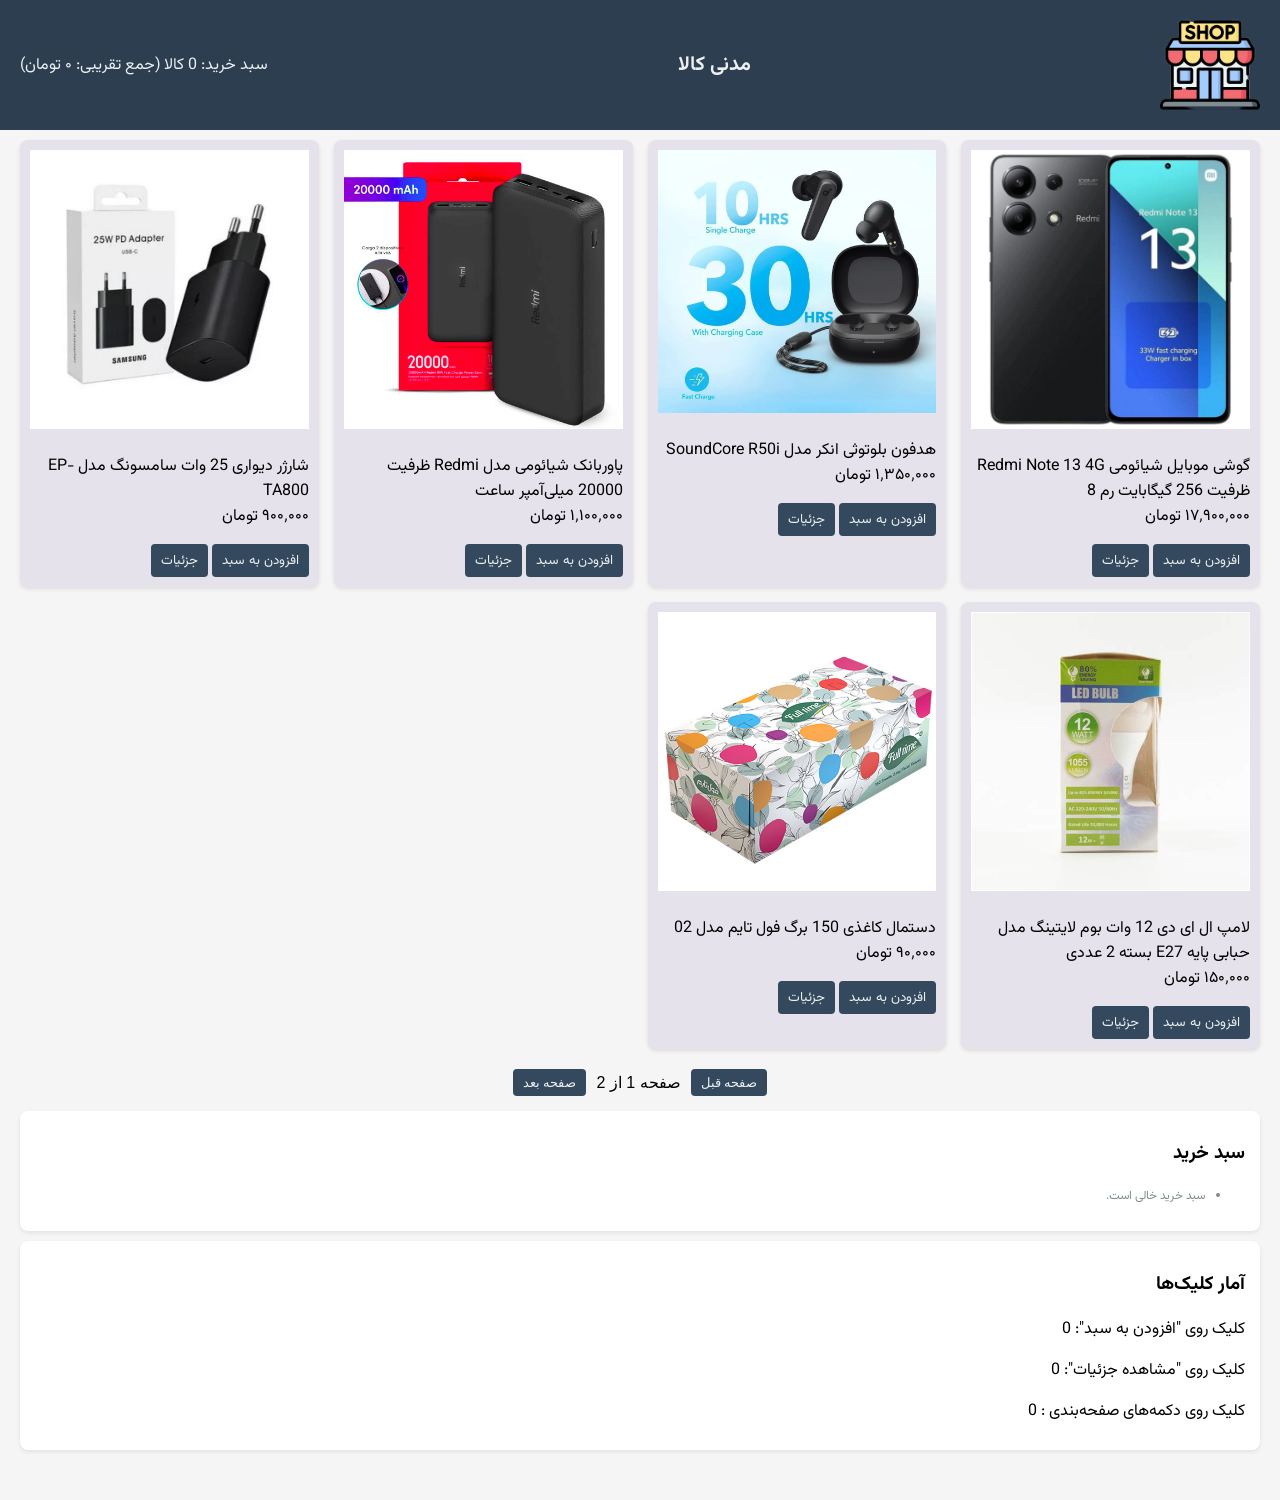
<file: web_programming/assignments/practice_2/index.html>
<!DOCTYPE html>
<html lang="fa">
<head>
  <meta charset="UTF-8" />
  <link rel="stylesheet" href="styles.css">
  <link href="https://fonts.googleapis.com/css2?family=Vazirmatn:wght@200;300;400;500;600;700&display=swap" rel="stylesheet">
</head>
<body>


<header>
  <img id= "icon-image" src="icon.png" alt="icon" width="100">
  <h1>مدنی کالا</h1>
  <div id="cart-summary">سبد خرید: ۰ کالا</div>
</header>

<div id="discount-banner"></div>

<main>


  <section class="products-container" id="products-container">
    <!-- کارت محصولات این‌جا رندر می‌شود -->
  </section>

  <section class="pagination">
    <button id="btn-prev" class="btn-page">صفحه قبل</button>
    <span id="page-info"></span>
    <button id="btn-next" class="btn-page">صفحه بعد</button>
  </section>

  <section class="cart-panel">
    <h3>سبد خرید</h3>
    <ul id="cart-list"></ul>
  </section>

  <section class="stats-panel">
    <h3>آمار کلیک‌ها</h3>
    <p>کلیک روی "افزودن به سبد": <span id="stat-add">0</span></p>
    <p>کلیک روی "مشاهده جزئیات": <span id="stat-details">0</span></p>
    <p>کلیک روی دکمه‌های صفحه‌بندی : <span id="stat-pageClicks">0</span></p>
  </section>
  
</main>
<script src="app.js"></script>
</body>
</html>
</file>
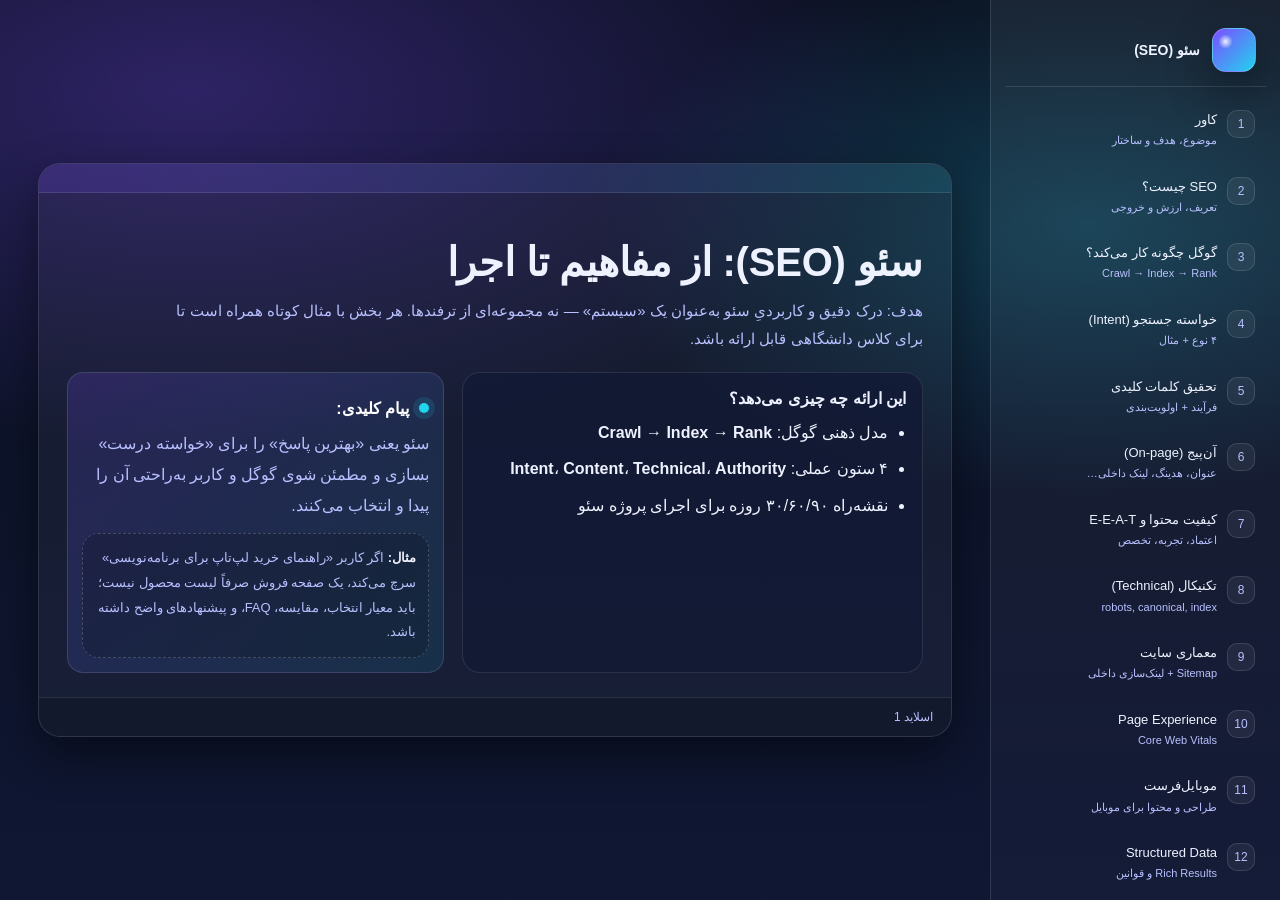
<file: web_programming/presentation/SEO.html>
<!doctype html>
<html lang="fa" dir="rtl">
<head>
  <meta charset="utf-8" />
  <meta name="viewport" content="width=device-width,initial-scale=1" />
  <title>SEO</title>
  <style>
    :root{
      --bg0:#0b1020;
      --bg1:#0f1733;
      --card:#121a35cc;
      --stroke:#ffffff1f;
      --text:#eef2ff;
      --muted:#b8c0ff;
      --accent:#7c4dff;
      --accent2:#22d3ee;
      --good:#34d399;
      --warn:#fbbf24;
      --bad:#fb7185;
      --shadow: 0 18px 45px rgba(0,0,0,.45);
      --radius: 22px;
      --max: 1120px;
      --gap: 18px;
      --font: "Vazirmatn", "IRANSans", "Segoe UI", Tahoma, Arial, sans-serif;
    }

    *{box-sizing:border-box}
    html,body{height:100%}
    body{
      margin:0;
      font-family:var(--font);
      color:var(--text);
      background:
        radial-gradient(1200px 600px at 15% 10%, rgba(124,77,255,.30), transparent 60%),
        radial-gradient(900px 500px at 85% 25%, rgba(34,211,238,.22), transparent 55%),
        linear-gradient(180deg, var(--bg0), var(--bg1));
      overflow:hidden;
    }

    .app{
      height:100%;
      display:grid;
      grid-template-columns: 290px 1fr;
    }

    .toc{
      border-left:1px solid var(--stroke);
      background: linear-gradient(180deg, rgba(255,255,255,.06), rgba(255,255,255,.02));
      padding:18px 14px;
      overflow:auto;
    }
    .brand{
      display:flex; gap:12px; align-items:center;
      padding:10px 10px 14px;
      border-bottom:1px solid var(--stroke);
      margin-bottom:12px;
    }
    .logo{
      width:44px;height:44px;border-radius:14px;
      background:
        radial-gradient(12px 12px at 30% 30%, rgba(255,255,255,.9), transparent 60%),
        linear-gradient(135deg, var(--accent), var(--accent2));
      box-shadow: var(--shadow);
      border:1px solid rgba(255,255,255,.18);
    }
    .brand h1{
      font-size:14px; margin:0;
      line-height:1.35;
    }
    .brand p{
      margin:2px 0 0;
      font-size:12px;
      color:var(--muted);
    }

    .toc .hint{
      font-size:12px; color:var(--muted);
      padding:10px 10px 0;
      line-height:1.7;
    }

    .toc a{
      display:flex;
      gap:10px;
      align-items:flex-start;
      text-decoration:none;
      color:var(--text);
      padding:10px 10px;
      border-radius:14px;
      border:1px solid transparent;
      transition:.15s ease;
      margin:6px 0;
    }
    .toc a:hover{
      background: rgba(255,255,255,.06);
      border-color: rgba(255,255,255,.10);
    }
    .toc .n{
      width:28px; height:28px;
      display:grid; place-items:center;
      border-radius:10px;
      background: rgba(255,255,255,.06);
      border:1px solid rgba(255,255,255,.12);
      color:var(--muted);
      font-size:12px;
      flex:0 0 auto;
    }
    .toc .t{
      font-size:13px; line-height:1.55;
    }
    .toc .t small{
      display:block;
      color:var(--muted);
      font-size:11px;
      margin-top:2px;
      line-height:1.5;
    }

    /* Deck */
    .deck{
      height:100%;
      overflow:auto;
      scroll-snap-type:y mandatory;
      scroll-behavior:smooth;
    }

    .slide{
      min-height:100vh;
      scroll-snap-align:start;
      padding:42px 38px;
      display:grid;
      place-items:center;
      counter-increment: slide;
    }

    .frame{
      width:min(var(--max), 100%);
      background: rgba(255,255,255,.04);
      border:1px solid rgba(255,255,255,.10);
      border-radius: var(--radius);
      box-shadow: var(--shadow);
      overflow:hidden;
      position:relative;
    }

    .topbar{
      padding:14px 18px;
      display:flex;
      align-items:center;
      justify-content:space-between;
      gap:14px;
      border-bottom:1px solid rgba(255,255,255,.10);
      background: linear-gradient(90deg, rgba(124,77,255,.18), rgba(34,211,238,.10));
    }
    .kicker{
      display:flex; align-items:center; gap:10px;
      color:var(--muted);
      font-size:12px;
    }
    .pill{
      font-size:12px;
      padding:6px 10px;
      border-radius:999px;
      border:1px solid rgba(255,255,255,.14);
      background: rgba(0,0,0,.18);
      color: var(--text);
    }
    .pill.accent{ border-color: rgba(124,77,255,.45); }
    .pill.cyan{ border-color: rgba(34,211,238,.45); }

    .content{
      padding:26px 26px 18px;
    }

    h2{
      margin:0 0 10px;
      font-size:30px;
      letter-spacing:-.2px;
      line-height:1.25;
    }
    .subtitle{
      margin:0 0 18px;
      color:var(--muted);
      font-size:14px;
      line-height:1.9;
      max-width: 90ch;
    }

    .grid{
      display:grid;
      gap: var(--gap);
    }
    .g2{ grid-template-columns: 1.05fr .95fr; }
    .g3{ grid-template-columns: repeat(3, 1fr); }
    @media (max-width: 980px){
      .app{grid-template-columns: 1fr;}
      .toc{display:none}
      .slide{padding:20px 14px}
      h2{font-size:26px}
      .g2,.g3{grid-template-columns:1fr}
    }

    .card{
      background: var(--card);
      border:1px solid rgba(255,255,255,.10);
      border-radius: 18px;
      padding:16px 16px;
    }
    .card h3{
      margin:0 0 8px;
      font-size:16px;
    }
    .card p{
      margin:0;
      color: var(--muted);
      line-height:1.9;
      font-size:13px;
    }

    ul{
      margin:10px 0 0;
      padding:0 18px 0 0;
      color: var(--text);
    }
    li{ line-height:1.9; margin:6px 0; }
    .muted{ color: var(--muted); }

    .callout{
      border-radius:16px;
      padding:14px 14px;
      border:1px solid rgba(255,255,255,.12);
      background: linear-gradient(135deg, rgba(124,77,255,.18), rgba(34,211,238,.10));
    }
    .callout strong{ color:#fff; }

    .tagrow{ display:flex; flex-wrap:wrap; gap:8px; margin-top:10px;}
    .tag{
      padding:6px 10px;
      border-radius:999px;
      font-size:12px;
      border:1px solid rgba(255,255,255,.14);
      background: rgba(255,255,255,.06);
      color: var(--muted);
    }
    .tag.good{ border-color: rgba(52,211,153,.35); color:#d1fae5; }
    .tag.warn{ border-color: rgba(251,191,36,.35); color:#fef3c7; }
    .tag.bad{ border-color: rgba(251,113,133,.35); color:#ffe4e6; }

    .example{
      margin-top:12px;
      border-radius:16px;
      border:1px dashed rgba(255,255,255,.18);
      background: rgba(0,0,0,.16);
      padding:12px 12px;
      color: var(--muted);
      font-size:13px;
      line-height:1.9;
    }
    .example b{ color: var(--text); }

    .mini{
      display:grid;
      gap:10px;
    }
    .kv{
      display:flex;
      justify-content:space-between;
      align-items:center;
      gap:12px;
      padding:10px 12px;
      border-radius:14px;
      border:1px solid rgba(255,255,255,.10);
      background: rgba(255,255,255,.05);
      font-size:13px;
      color: var(--muted);
    }
    .kv span{ color: var(--text); }

    .footer{
      display:flex;
      align-items:center;
      justify-content:space-between;
      gap:12px;
      padding:12px 18px;
      border-top:1px solid rgba(255,255,255,.10);
      background: rgba(0,0,0,.18);
      color: var(--muted);
      font-size:12px;
    }
    .slide-no::before{ content:"اسلاید "; }
    .slide-no::after{ content: counter(slide); }
    .ref{
      color: #c7d2fe;
      font-weight:600;
    }

    .cover .content{
      padding:44px 28px 24px;
      text-align:right;
    }
    .cover h2{
      font-size:40px;
      margin-bottom:10px;
    }
    .cover .subtitle{ font-size:15px; }
    .cover .hero{
      display:grid;
      grid-template-columns: 1.1fr .9fr;
      gap: var(--gap);
      margin-top:14px;
      align-items:stretch;
    }
    .cover .badge{
      display:inline-flex;
      gap:10px;
      align-items:center;
      margin-top:12px;
    }
    .dot{
      width:10px;height:10px;border-radius:50%;
      background: var(--accent2);
      box-shadow: 0 0 0 6px rgba(34,211,238,.12);
    }

    @media print{
      body{ overflow:visible; background:#fff; color:#111; }
      .app{ grid-template-columns:1fr; }
      .toc{ display:none; }
      .deck{ overflow:visible; }
      .slide{ min-height:auto; page-break-after:always; padding:0; }
      .frame{ box-shadow:none; border:1px solid #ddd; }
      .topbar,.footer{ background:#f7f7f7; color:#333; }
      .card,.callout,.example,.kv{ background:#fff; color:#222; border-color:#ddd; }
      .subtitle,.muted{ color:#444; }
    }
  </style>
</head>

<body>
  <div class="app">
    <aside class="toc" aria-label="فهرست اسلایدها">
      <div class="brand">
        <div class="logo" aria-hidden="true"></div>
        <div>
          <h1>سئو (SEO)</h1>
        </div>
      </div>

      <a href="#s1"><div class="n">1</div><div class="t">کاور <small>موضوع، هدف و ساختار</small></div></a>
      <a href="#s2"><div class="n">2</div><div class="t">SEO چیست؟ <small>تعریف، ارزش و خروجی</small></div></a>
      <a href="#s3"><div class="n">3</div><div class="t">گوگل چگونه کار می‌کند؟ <small>Crawl → Index → Rank</small></div></a>
      <a href="#s4"><div class="n">4</div><div class="t">خواسته جستجو (Intent) <small>۴ نوع + مثال</small></div></a>
      <a href="#s5"><div class="n">5</div><div class="t">تحقیق کلمات کلیدی <small>فرآیند + اولویت‌بندی</small></div></a>
      <a href="#s6"><div class="n">6</div><div class="t">آن‌پیج (On-page) <small>عنوان، هدینگ، لینک داخلی…</small></div></a>
      <a href="#s7"><div class="n">7</div><div class="t">کیفیت محتوا و E-E-A-T <small>اعتماد، تجربه، تخصص</small></div></a>
      <a href="#s8"><div class="n">8</div><div class="t">تکنیکال (Technical) <small>robots, canonical, index</small></div></a>
      <a href="#s9"><div class="n">9</div><div class="t">معماری سایت <small>Sitemap + لینک‌سازی داخلی</small></div></a>
      <a href="#s10"><div class="n">10</div><div class="t">Page Experience <small>Core Web Vitals</small></div></a>
      <a href="#s11"><div class="n">11</div><div class="t">موبایل‌فرست <small>طراحی و محتوا برای موبایل</small></div></a>
      <a href="#s12"><div class="n">12</div><div class="t">Structured Data <small>Rich Results و قوانین</small></div></a>
      <a href="#s13"><div class="n">13</div><div class="t">آف‌پیج و لینک‌سازی <small>کیفیت لینک + ریسک‌ها</small></div></a>
      <a href="#s14"><div class="n">14</div><div class="t">سئوی محلی (Local) <small>برای کسب‌وکارهای لوکال</small></div></a>
      <a href="#s15"><div class="n">15</div><div class="t">اندازه‌گیری و KPI <small>GSC/GA4 و شاخص‌ها</small></div></a>
      <a href="#s16"><div class="n">16</div><div class="t">نقشه‌راه اجرا <small>۳۰/۶۰/۹۰ روز</small></div></a>
      <a href="#s17"><div class="n">17</div><div class="t">اشتباهات رایج <small>مایت‌ها و ضدالگوها</small></div></a>
      <a href="#s18"><div class="n">18</div><div class="t">مینی کیس‌ <small>از مسئله تا نتیجه</small></div></a>
      <a href="#s19"><div class="n">19</div><div class="t">جمع‌بندی <small>چک‌لیست ذهنی</small></div></a>
      <a href="#s20"><div class="n">20</div><div class="t">منابع <small>ارجاع‌های معتبر</small></div></a>
    </aside>

    <main class="deck" aria-label="اسلایدها">

      <section class="slide" id="s1">
        <article class="frame cover">
          <div class="topbar">
            <div class="kicker">
            </div>
          </div>

          <div class="content">
            <h2>سئو (SEO): از مفاهیم تا اجرا</h2>
            <p class="subtitle">
              هدف: درک دقیق و کاربردیِ سئو به‌عنوان یک «سیستم» — نه مجموعه‌ای از ترفندها.
              هر بخش با مثال کوتاه همراه است تا برای کلاس دانشگاهی قابل ارائه باشد.
            </p>

            <div class="cover hero">
              <div class="card">
                <h3>این ارائه چه چیزی می‌دهد؟</h3>
                <ul>
                  <li>مدل ذهنی گوگل: <b>Crawl → Index → Rank</b></li>
                  <li>۴ ستون عملی: <b>Intent</b>، <b>Content</b>، <b>Technical</b>، <b>Authority</b></li>
                  <li>نقشه‌راه ۳۰/۶۰/۹۰ روزه برای اجرای پروژه سئو</li>
                </ul>
              </div>

              <div class="callout">
                <div class="badge"><span class="dot"></span><strong>پیام کلیدی:</strong></div>
                <p style="margin:10px 0 0; line-height:1.95; color:var(--muted);">
                  سئو یعنی «بهترین پاسخ» را برای «خواسته درست» بسازی و مطمئن شوی گوگل و کاربر
                  به‌راحتی آن را پیدا و انتخاب می‌کنند.
                </p>
                <div class="example">
                  <b>مثال:</b> اگر کاربر «راهنمای خرید لپ‌تاپ برای برنامه‌نویسی» سرچ می‌کند،
                  یک صفحه فروش صرفاً لیست محصول نیست؛ باید معیار انتخاب، مقایسه، FAQ، و پیشنهادهای واضح داشته باشد.
                </div>
              </div>
            </div>
          </div>

          <div class="footer">
            <span class="slide-no"></span>
          </div>
        </article>
      </section>

      <section class="slide" id="s2">
        <article class="frame">
          <div class="topbar">
            <div class="kicker"><span class="pill accent">مفهوم</span><span class="pill">پایه‌ها</span></div>
            <div class="kicker">SEO چیست؟ <span class="ref"> </span></div>
          </div>

          <div class="content">
            <h2>SEO چیست و چرا اهمیت دارد؟</h2>
            <p class="subtitle">
              SEO یا «بهینه‌سازی برای موتور جستجو» یعنی کمک کنیم موتور جستجو محتوای ما را
              <b>درست بفهمد</b> و به کاربران <b>مناسب</b> نشان بدهد. خروجی خوب سئو معمولاً
              ترافیک هدفمند، اعتماد، و رشد پایدار است. <span class="ref"> </span>
            </p>

            <div class="grid g2">
              <div class="card">
                <h3>سه خروجی اصلی سئو</h3>
                <ul>
                  <li><b>Discoverability</b>: گوگل بتواند صفحه را پیدا و بخزد.</li>
                  <li><b>Relevance</b>: صفحه به خواسته جستجو واقعاً پاسخ بدهد.</li>
                  <li><b>Preference</b>: کاربر در SERP شما را انتخاب کند (CTR) و رضایت بگیرد.</li>
                </ul>
                <div class="example">
                  <b>مثال:</b> دو سایت هر دو «آموزش پایتون» دارند. سایتی که ساختار بهتر، مثال‌های واقعی،
                  سرعت مناسب و عنوان واضح‌تر دارد معمولاً کلیک و ماندگاری بیشتری می‌گیرد.
                </div>
              </div>

              <div class="card">
                <h3>SEO در یک جمله مدیریتی</h3>
                <p>
                  تبلیغات = «خرید ترافیک» (سریع، وابسته به بودجه)<br/>
                  سئو = «ساخت دارایی» (کندتر، پایدارتر)
                </p>
                <div class="mini" style="margin-top:12px">
                  <div class="kv"><span>زمان اثرگذاری</span><b class="muted">هفته‌ها تا ماه‌ها</b></div>
                  <div class="kv"><span>ریسک کلیدی</span><b class="muted">کیفیت/فنی/رقابت</b></div>
                  <div class="kv"><span>مزیت کلیدی</span><b class="muted">پایداری و اعتماد</b></div>
                </div>
              </div>
            </div>
          </div>

          <div class="footer">
            <span>کلیدواژه‌ها: Crawl, Index, Rank, SERP</span>
            <span class="slide-no"></span>
          </div>
        </article>
      </section>
      <section class="slide" id="s3">
        <article class="frame">
          <div class="topbar">
            <div class="kicker"><span class="pill accent">موتور جستجو</span><span class="pill">مدل</span></div>
            <div class="kicker">How Search Works <span class="ref"> </span></div>
          </div>

          <div class="content">
            <h2>گوگل چگونه یک صفحه را به نتیجه تبدیل می‌کند؟</h2>
            <p class="subtitle">
              یک مدل ساده و کاربردی: <b>Crawl → Index → Rank</b>.
              اگر یکی از این سه مرحله مشکل داشته باشد، رتبه‌گیری سخت یا غیرممکن می‌شود. <span class="ref"> </span>
            </p>

            <div class="grid g3">
              <div class="card">
                <h3>1) Crawl (خزیدن)</h3>
                <p>ربات‌ها لینک‌ها را دنبال می‌کنند و صفحات را می‌خوانند.</p>
                <div class="example">
                  <b>مثال:</b> اگر صفحه فقط پشت یک فرم/لاگین باشد یا لینک داخلی ندارد، ممکن است اصلاً خوب خزیده نشود.
                </div>
              </div>
              <div class="card">
                <h3>2) Index (ایندکس)</h3>
                <p>گوگل تصمیم می‌گیرد صفحه را در پایگاه داده‌اش نگه دارد یا نه.</p>
                <div class="example">
                  <b>مثال:</b> صفحات تکراری یا کم‌کیفیت ممکن است ایندکس نشوند یا نسخه کاننیکال دیگری انتخاب شود. <span class="ref"> </span>
                </div>
              </div>
              <div class="card">
                <h3>3) Rank (رتبه‌بندی)</h3>
                <p>برای هر Query، بهترین پاسخ‌ها انتخاب و مرتب می‌شوند.</p>
                <div class="example">
                  <b>مثال:</b> برای «خرید …» معمولاً صفحات محصول/دسته می‌آیند؛ برای «چگونه …» راهنما و آموزش.
                </div>
              </div>
            </div>

            <div class="callout" style="margin-top:16px">
              <strong>نکته امتحانی:</strong>
              «سئو فقط رتبه نیست.» اول باید مطمئن شوی صفحات <b>قابل خزیدن و قابل ایندکس</b> هستند، بعد سراغ بهبود رتبه بروی.
            </div>
          </div>

          <div class="footer">
            <span>نکته: مشکلات Crawl/Index اغلب با Search Console قابل مشاهده‌اند.</span>
            <span class="slide-no"></span>
          </div>
        </article>
      </section>
      <section class="slide" id="s4">
        <article class="frame">
          <div class="topbar">
            <div class="kicker"><span class="pill accent">Intent</span><span class="pill">اصلی‌ترین فیلتر</span></div>
            <div class="kicker">Search Intent <span class="ref"> </span></div>
          </div>

          <div class="content">
            <h2>خواسته جستجو (Search Intent): قبل از هر چیز</h2>
            <p class="subtitle">
              گوگل تلاش می‌کند نتیجه‌ای نشان دهد که با «خواسته کاربر» سازگار باشد.
              اگر صفحه مقصد با خواسته جور نباشد، حتی با لینک و تکنیکال هم سقف رشد دارد.
            </p>

            <div class="grid g2">
              <div class="card">
                <h3>۴ نوع رایج خواسته</h3>
                <ul>
                  <li><b>Informational</b>: یادگیری/پاسخ (راهنما، مقاله)</li>
                  <li><b>Navigational</b>: رسیدن به یک سایت/برند (صفحه رسمی)</li>
                  <li><b>Commercial Investigation</b>: مقایسه/انتخاب (بهترین‌ها، بررسی)</li>
                  <li><b>Transactional</b>: اقدام/خرید (محصول/خدمت/ثبت‌نام)</li>
                </ul>
              </div>

              <div class="card">
                <h3>مثال سریع (هم‌خوانی Intent و Page Type)</h3>
                <div class="example">
                  <b>Query:</b> «بهترین گوشی تا ۱۵ میلیون» → <b>صفحه مناسب:</b> مقایسه + معیارها + پیشنهادها<br/>
                  <b>Query:</b> «خرید گوشی سامسونگ A54» → <b>صفحه مناسب:</b> محصول/دسته + قیمت + موجودی<br/>
                  <b>Query:</b> «چطور باتری گوشی را سالم نگه داریم» → <b>صفحه مناسب:</b> آموزش + مراحل + FAQ
                </div>
                <div class="tagrow">
                  <span class="tag good">Intent درست = رضایت بیشتر</span>
                  <span class="tag warn">Intent غلط = پرش بالا</span>
                </div>
              </div>
            </div>
          </div>

          <div class="footer">
            <span>تمرین کلاسی: برای ۱۰ Query، نوع Intent و صفحه مقصد را تعیین کنید.</span>
            <span class="slide-no"></span>
          </div>
        </article>
      </section>

      <section class="slide" id="s5">
        <article class="frame">
          <div class="topbar">
            <div class="kicker"><span class="pill accent">Keyword Research</span><span class="pill">فرآیند</span></div>
            <div class="kicker">از «کلمه» تا «موضوع» <span class="ref"> </span></div>
          </div>

          <div class="content">
            <h2>تحقیق کلمات کلیدی: از Seed تا خوشه موضوعی</h2>
            <p class="subtitle">
              هدف تحقیق کلمات کلیدی، ساختن یک <b>نقشه موضوعی</b> است: چه چیزهایی را باید پوشش دهیم، با چه اولویتی،
              و هر موضوع به چه صفحه‌ای ختم می‌شود.
            </p>

            <div class="grid g2">
              <div class="card">
                <h3>فرآیند پیشنهادی (قابل ارائه در دانشگاه)</h3>
                <ol style="margin:10px 0 0; padding:0 18px 0 0; line-height:1.9;">
                  <li><b>Seed</b>: از محصول/مسئله شروع کن (۳–۱۰ کلمه)</li>
                  <li><b>SERP Check</b>: ببین گوگل چه نوع صفحاتی نشان می‌دهد (Intent)</li>
                  <li><b>Expand</b>: سوال‌ها، لانگ‌تیل‌ها، مترادف‌ها</li>
                  <li><b>Cluster</b>: گروه‌بندی بر اساس موضوع (Topic Cluster)</li>
                  <li><b>Prioritize</b>: ارزش تجاری + سختی رقابت + توان پاسخ‌دهی</li>
                </ol>

                <div class="example">
                  <b>مثال:</b> Seed = «سئو فروشگاه اینترنتی» →
                  خوشه‌ها: «سئو محصول»، «سئو دسته‌بندی»، «اسکیما محصول»، «سرعت فروشگاه»، «لینک‌سازی برای ای‌کامرس».
                </div>
              </div>

              <div class="card">
                <h3>قانون طلایی اولویت‌بندی</h3>
                <div class="mini">
                  <div class="kv"><span>۱) Intent واضح</span><span>→</span><span>صفحه مقصد مشخص</span></div>
                  <div class="kv"><span>۲) توان پاسخ‌دهی</span><span>→</span><span>محتوای کامل‌تر از رقبا</span></div>
                  <div class="kv"><span>۳) ارزش کسب‌وکار</span><span>→</span><span>نزدیکی به تبدیل</span></div>
                </div>
                <div class="callout" style="margin-top:12px">
                  <strong>نکته:</strong> به جای «بیشترین حجم»، دنبال «بهترین تناسب با هدف» باش.
                </div>
              </div>
            </div>
          </div>

          <div class="footer">
            <span>کلمه کلیدی = ورودی تصمیم محتوا، نه فقط یک عدد.</span>
            <span class="slide-no"></span>
          </div>
        </article>
      </section>

      <section class="slide" id="s6">
        <article class="frame">
          <div class="topbar">
            <div class="kicker"><span class="pill accent">On-page</span><span class="pill">قابل کنترل‌ترین بخش</span></div>
            <div class="kicker">Title / Snippet <span class="ref">  </span></div>
          </div>

          <div class="content">
            <h2>آن‌پیج: صفحه باید «قابل فهم» و «قابل انتخاب» باشد</h2>
            <p class="subtitle">
              آن‌پیج یعنی بهینه‌سازی عناصر داخل صفحه: عنوان، توضیحات، ساختار هدینگ‌ها، متن، تصاویر، لینک داخلی، و…
              این بخش هم به فهم گوگل کمک می‌کند، هم به انتخاب کاربر در SERP. <span class="ref">  </span>
            </p>

            <div class="grid g2">
              <div class="card">
                <h3>چک‌لیست کوتاهِ استاندارد</h3>
                <ul>
                  <li><b>Title</b> دقیق، یکتا، هم‌راستا با خواسته (و قابل نمایش) <span class="ref"> </span></li>
                  <li><b>Meta Description</b> خلاصه و قانع‌کننده (برای کمک به اسنیپت) <span class="ref"> </span></li>
                  <li><b>H1/H2</b> برای ساختاردهی و پوشش زیرموضوع‌ها</li>
                  <li><b>پاراگراف اول</b>: پاسخ سریع + وعده‌ی ادامه</li>
                  <li><b>لینک داخلی</b>: هدایت کاربر و پخش اعتبار به صفحات مهم</li>
                  <li><b>تصویر</b>: ALT توصیفی + حجم بهینه</li>
                </ul>
              </div>

              <div class="card">
                <h3>مثال: قبل/بعد عنوان و توضیحات</h3>
                <div class="example">
                  <b>قبل:</b> «صفحه ۱۲۳» — «به سایت ما خوش آمدید…»<br/>
                  <b>بعد:</b> «راهنمای خرید لپ‌تاپ برای برنامه‌نویسی (۱۴۰۵) + ۷ معیار انتخاب»<br/>
                  <span class="muted">توضیحات:</span> «CPU/رم/باتری/نمایشگر را با مثال واقعی بررسی کردیم؛ ۵ مدل پیشنهادی در بازه‌های قیمت مختلف.»
                </div>
              </div>
            </div>
          </div>

          <div class="footer">
            <span>هدف آن‌پیج: فهم بهتر + CTR بهتر + تجربه بهتر.</span>
            <span class="slide-no"></span>
          </div>
        </article>
      </section>

      <section class="slide" id="s7">
        <article class="frame">
          <div class="topbar">
            <div class="kicker"><span class="pill accent">Quality</span><span class="pill">اعتماد</span></div>
            <div class="kicker">E-E-A-T <span class="ref"> </span></div>
          </div>

          <div class="content">
            <h2>کیفیت محتوا و E-E-A-T: چرا «اعتماد» مهم است؟</h2>
            <p class="subtitle">
              در ارزیابی کیفیت نتایج، معیارهایی مثل Experience/Expertise/Authoritativeness/Trust مطرح می‌شوند،
              مخصوصاً برای موضوعات حساس (پول، سلامت، حقوق…). <span class="ref"> </span>
            </p>

            <div class="grid g2">
              <div class="card">
                <h3>E-E-A-T را عملی کنیم</h3>
                <ul>
                  <li><b>Experience</b>: تجربه واقعی، عکس/اسکرین/نمونه‌کار</li>
                  <li><b>Expertise</b>: تخصص و دقت علمی، تعریف‌ها و محدودیت‌ها</li>
                  <li><b>Authoritativeness</b>: اشاره/ارجاع دیگران، برند منشن</li>
                  <li><b>Trust</b>: شفافیت، منبع‌دهی، تماس، سیاست‌ها، امخواسته</li>
                </ul>
                <div class="example">
                  <b>مثال:</b> مقاله «رژیم…» بدون نویسنده/منبع → اعتماد پایین.
                  همان مقاله با نویسنده متخصص، منابع علمی، تاریخ به‌روزرسانی و هشدارها → اعتماد بالاتر.
                </div>
              </div>

              <div class="card">
                <h3>یک ضدالگو (برای نمره منفی!)</h3>
                <div class="callout">
                  <strong>“محتوای حجیم ولی بی‌ارزش”</strong>
                  <p style="margin:8px 0 0; color:var(--muted); line-height:1.9;">
                    اگر فقط کلمه اضافه کنیم، بدون اینکه سوال‌های واقعی کاربر را جواب دهیم، نتیجه معمولاً:
                    پرش بالا، لینک نگرفتن، و رشد سخت‌تر است.
                  </p>
                </div>
              </div>
            </div>
          </div>

          <div class="footer">
            <span>کیفیت = پاسخ درست + اعتماد + شفافیت</span>
            <span class="slide-no"></span>
          </div>
        </article>
      </section>

      <section class="slide" id="s8">
        <article class="frame">
          <div class="topbar">
            <div class="kicker"><span class="pill accent">Technical SEO</span><span class="pill">زیرساخت</span></div>
            <div class="kicker">robots / canonical <span class="ref">  </span></div>
          </div>

          <div class="content">
            <h2>تکنیکال سئو: Crawl/Index را سالم نگه داریم</h2>
            <p class="subtitle">
              تکنیکال یعنی کاری کنیم گوگل (و کاربر) بدون اصطکاک به محتوا برسند:
              کنترل خزیدن، جلوگیری از تکرار، مدیریت ایندکس، و رفع خطاهای مهم. <span class="ref">  </span>
            </p>

            <div class="grid g2">
              <div class="card">
                <h3>سه ابزار/مفهوم حیاتی</h3>
                <ul>
                  <li><b>robots.txt</b>: مدیریت خزیدن (نه ابزار حذف از نتایج!) <span class="ref"> </span></li>
                  <li><b>Canonicalization</b>: انتخاب نسخه نماینده در صفحات مشابه <span class="ref"> </span></li>
                  <li><b>Noindex</b>: اعلام اینکه صفحه ایندکس نشود (برای صفحات کم‌ارزش)</li>
                </ul>
                <div class="example">
                  <b>مثال:</b> فروشگاه با فیلترهای متعدد → URLهای زیاد و مشابه.
                  راه‌حل: canonical + مدیریت پارامترها + جلوگیری از ایندکس صفحات کم‌ارزش.
                </div>
              </div>

              <div class="card">
                <h3>اشتباه کلاسیک (خیلی رایج)</h3>
                <div class="callout">
                  <strong>Disallow کردن صفحه مهم در robots.txt</strong>
                  <p style="margin:8px 0 0; color:var(--muted); line-height:1.9;">
                    اگر صفحه‌ای را Disallow کنی، گوگل ممکن است محتوا را نبیند و درک/رتبه‌گیری سخت شود.
                    robots بیشتر برای مدیریت خزیدن است. <span class="ref"> </span>
                  </p>
                </div>
                <div class="example">
                  <b>قاعده امن:</b> اگر «نمی‌خواهی در نتایج باشد»، معمولاً Noindex/کاننیکال/حذف درست‌تر است (بسته به سناریو).
                </div>
              </div>
            </div>
          </div>

          <div class="footer">
            <span>تکنیکال خوب = سرعت حل مشکل + سقف بالاتر برای رشد محتوا</span>
            <span class="slide-no"></span>
          </div>
        </article>
      </section>

      <section class="slide" id="s9">
        <article class="frame">
          <div class="topbar">
            <div class="kicker"><span class="pill accent">Architecture</span><span class="pill">ساختار</span></div>
            <div class="kicker">Sitemaps <span class="ref"> </span></div>
          </div>

          <div class="content">
            <h2>معماری سایت: لینک داخلی + Sitemap</h2>
            <p class="subtitle">
              معماری خوب کمک می‌کند هم کاربر گم نشود، هم گوگل مسیرهای اصلی را بهتر بخزد.
              <b>Sitemap</b> فقط یک «راهنما» است (تضمین ایندکس نیست)، ولی برای کشف بهتر مفید است. <span class="ref"> </span>
            </p>

            <div class="grid g2">
              <div class="card">
                <h3>قواعد ساده معماری</h3>
                <ul>
                  <li><b>Depth کم</b>: صفحات مهم با چند کلیک قابل دسترسی باشند.</li>
                  <li><b>Topic Cluster</b>: یک صفحه ستون + چند صفحه پشتیبان</li>
                  <li><b>لینک داخلی هدفمند</b>: از صفحات قوی به صفحات هدف</li>
                </ul>
                <div class="example">
                  <b>مثال خوشه:</b> «سئو فروشگاه» (ستون) ← «سئو محصول»، «سئو دسته»، «اسکیما محصول»، «سرعت فروشگاه».
                </div>
              </div>

              <div class="card">
                <h3>Sitemap در عمل</h3>
                <ul>
                  <li>URLهای مهم و قابل ایندکس را معرفی کن (نه صفحات تکراری/کم‌ارزش)</li>
                  <li>در Search Console ارسال و خطاها بررسی شود <span class="ref"> </span></li>
                  <li>برای سایت‌های بزرگ: sitemap index</li>
                </ul>
              </div>
            </div>
          </div>

          <div class="footer">
            <span>Sitemap = «راهنما»؛ کیفیت محتوا/ساختار = «تصمیم نهایی»</span>
            <span class="slide-no"></span>
          </div>
        </article>
      </section>
      <section class="slide" id="s10">
        <article class="frame">
          <div class="topbar">
            <div class="kicker"><span class="pill accent">Page Experience</span><span class="pill">عملکرد</span></div>
            <div class="kicker">Core Web Vitals <span class="ref"> </span></div>
          </div>

          <div class="content">
            <h2>Core Web Vitals: تجربه واقعی کاربر</h2>
            <p class="subtitle">
              Core Web Vitals مجموعه‌ای از معیارهای تجربه کاربر در دنیای واقعی است: بارگذاری، تعامل، و پایداری بصری.
              گوگل توصیه می‌کند این معیارها در وضعیت خوب باشند. <span class="ref"> </span>
            </p>

            <div class="grid g3">
              <div class="card">
                <h3>LCP (بارگذاری)</h3>
                <p>هدف: محتوای اصلی سریع دیده شود.</p>
                <div class="example"><b>بهینه‌سازی:</b> بهبود تصاویر قهرمان، کاهش بلاکینگ CSS/JS، کش مناسب.</div>
              </div>
              <div class="card">
                <h3>INP (تعامل)</h3>
                <p>هدف: واکنش سریع به کلیک/تاچ.</p>
                <div class="example"><b>بهینه‌سازی:</b> کاهش JS سنگین، تقسیم وظایف، حذف اسکریپت‌های اضافی.</div>
              </div>
              <div class="card">
                <h3>CLS (پایداری)</h3>
                <p>هدف: صفحه «نپرد».</p>
                <div class="example"><b>بهینه‌سازی:</b> تعیین اندازه تصاویر/بنرها، جلوگیری از تزریق ناگهانی محتوا.</div>
              </div>
            </div>

            <div class="callout" style="margin-top:16px">
              <strong>آستانه‌های رایج پیشنهادی:</strong>
              برای تجربه خوب، گوگل توصیه می‌کند LCP حدوداً زیر ۲.۵ ثانیه، INP زیر ۲۰۰ms و CLS زیر ۰.۱ باشد. <span class="ref"> </span>
            </div>
          </div>

          <div class="footer">
            <span>ابزارها: Search Console (CWV report) + PageSpeed + داده‌های واقعی کاربر</span>
            <span class="slide-no"></span>
          </div>
        </article>
      </section>

      <section class="slide" id="s11">
        <article class="frame">
          <div class="topbar">
            <div class="kicker"><span class="pill accent">Mobile-first</span><span class="pill">UX</span></div>
            <div class="kicker">موبایل <span class="ref"> </span></div>
          </div>

          <div class="content">
            <h2>موبایل‌فرست: محتوا و طراحی برای صفحه کوچک</h2>
            <p class="subtitle">
              خیلی از کاربران (و بسیاری از جستجوها) موبایلی‌اند. بنابراین طراحی و محتوا باید در موبایل:
              <b>قابل اسکن</b>، <b>سریع</b> و <b>قابل اقدام</b> باشد.
            </p>

            <div class="grid g2">
              <div class="card">
                <h3>۳ اصل عملی برای موبایل</h3>
                <ul>
                  <li><b>اسکن‌پذیری</b>: پاراگراف کوتاه، تیترهای واضح، لیست‌ها</li>
                  <li><b>کلیک‌پذیری</b>: دکمه‌های بزرگ، فاصله مناسب</li>
                  <li><b>سرعت</b>: تصاویر سبک، اسکریپت کمتر، فونت مناسب</li>
                </ul>
              </div>

              <div class="card">
                <h3>مثال اصلاح صفحه</h3>
                <div class="example">
                  <b>قبل:</b> متن‌های طولانی بدون تیتر + CTA در پایین صفحه<br/>
                  <b>بعد:</b> خلاصه در بالا، تیترهای H2، یک CTA واضح بعد از بخش مقایسه، FAQ در انتها.
                </div>
                <div class="tagrow">
                  <span class="tag good">موبایل = تصمیم سریع</span>
                  <span class="tag warn">تاخیر = خروج</span>
                </div>
              </div>
            </div>
          </div>

          <div class="footer">
            <span>موبایل‌فرست یعنی: حتی اگر دسکتاپ عالی باشد، موبایل ضعیف می‌تواند نتیجه را خراب کند.</span>
            <span class="slide-no"></span>
          </div>
        </article>
      </section>
      <section class="slide" id="s12">
        <article class="frame">
          <div class="topbar">
            <div class="kicker"><span class="pill accent">Structured Data</span><span class="pill">Rich Results</span></div>
            <div class="kicker">Schema / Policies <span class="ref">  </span></div>
          </div>

          <div class="content">
            <h2>Structured Data: وقتی می‌خواهیم «معنی» را دقیق‌تر منتقل کنیم</h2>
            <p class="subtitle">
              داده ساخت‌یافته (Structured Data) به گوگل کمک می‌کند موجودیت‌ها و ویژگی‌های مهم صفحه را بهتر بفهمد
              و در برخی موارد، نتیجه‌های غنی (Rich Results) نمایش دهد. باید مطابق راهنمای گوگل پیاده‌سازی شود. <span class="ref">  </span>
            </p>

            <div class="grid g2">
              <div class="card">
                <h3>کجاها مفید است؟</h3>
                <ul>
                  <li>محصول: قیمت، موجودی، امتیاز</li>
                  <li>مقاله/خبر: نویسنده، تاریخ</li>
                  <li>FAQ / HowTo: سوال و جواب‌های ساخت‌یافته</li>
                  <li>Local Business: آدرس، ساعات کاری</li>
                </ul>
                <div class="example">
                  <b>مثال:</b> صفحه محصول با structured data درست → احتمال نمایش قیمت/امتیاز در SERP بیشتر می‌شود.
                </div>
              </div>

              <div class="card">
                <h3>قانون مهم: تقلب نکن</h3>
                <div class="callout">
                  <strong>Structured Data باید با محتوای واقعی صفحه هم‌خوان باشد</strong>
                  <p style="margin:8px 0 0; color:var(--muted); line-height:1.9;">
                    اگر FAQ می‌گذاری ولی در صفحه FAQ واقعی نیست، یا امتیاز جعلی می‌دهی، ریسک جریمه/حذف Rich Results بالا می‌رود. <span class="ref"> </span>
                  </p>
                </div>
              </div>
            </div>
          </div>

          <div class="footer">
            <span>Structured Data کمک‌کننده است؛ جایگزین کیفیت محتوا و تکنیکال نیست.</span>
            <span class="slide-no"></span>
          </div>
        </article>
      </section>
      <section class="slide" id="s13">
        <article class="frame">
          <div class="topbar">
            <div class="kicker"><span class="pill accent">Off-page</span><span class="pill">Authority</span></div>
            <div class="kicker">لینک‌سازی سالم</div>
          </div>

          <div class="content">
            <h2>آف‌پیج: اعتبار از بیرون صفحه می‌آید (اما با ریسک)</h2>
            <p class="subtitle">
              آف‌پیج یعنی سیگنال‌هایی که بیرون از سایت رخ می‌دهند: لینک‌ها، منشن برند، PR، همکاری‌ها…
              مهم‌ترین اصل: <b>کیفیت و ارتباط</b>، نه تعداد.
            </p>

            <div class="grid g2">
              <div class="card">
                <h3>لینک خوب چه ویژگی دارد؟</h3>
                <ul>
                  <li>دامنه مرتبط با موضوع</li>
                  <li>جایگاه طبیعی (در متن، نه فوتر انبوه)</li>
                  <li>انکرتکست متنوع و طبیعی</li>
                  <li>به صفحه‌ای لینک می‌دهد که واقعاً ارزش دارد</li>
                </ul>
                <div class="example">
                  <b>مثال:</b> یک مقاله آموزشی قوی در حوزه شما که توسط یک سایت معتبر引用 شده، ارزشمندتر از ۱۰۰ لینک بی‌ربط است.
                </div>
              </div>

              <div class="card">
                <h3>ریسک‌ها (برای بحث کلاسی)</h3>
                <div class="tagrow">
                  <span class="tag bad">خرید لینک انبوه</span>
                  <span class="tag bad">شبکه PBN</span>
                  <span class="tag warn">انکرتکست تکراری/اسپمی</span>
                  <span class="tag warn">رپورتاژهای بی‌کیفیت</span>
                </div>
                <div class="example">
                  <b>راه سالم:</b> «دارایی قابل لینک» بساز (راهنما، ابزار، داده، پژوهش کوچک) + Outreach هدفمند.
                </div>
              </div>
            </div>
          </div>

          <div class="footer">
            <span>Authority نتیجه‌ی ارزش واقعی + توزیع هوشمند است.</span>
            <span class="slide-no"></span>
          </div>
        </article>
      </section>

      <section class="slide" id="s14">
        <article class="frame">
          <div class="topbar">
            <div class="kicker"><span class="pill accent">Local SEO</span><span class="pill">کسب‌وکار محلی</span></div>
            <div class="kicker">نقشه/لوکیشن</div>
          </div>

          <div class="content">
            <h2>Local SEO: وقتی مکان مهم است</h2>
            <p class="subtitle">
              اگر کاربر دنبال «نزدیک من / در شهر من» است، سئوی محلی اهمیت زیادی پیدا می‌کند:
              اطلاعات دقیق مکان، ساعات کاری، و یکپارچگی داده‌ها در وب.
            </p>

            <div class="grid g2">
              <div class="card">
                <h3>چه چیزهایی مهم می‌شود؟</h3>
                <ul>
                  <li>یکسان بودن نام/آدرس/تلفن (NAP) در منابع مختلف</li>
                  <li>صفحات اختصاصی شهر/شعبه با محتوای واقعی</li>
                  <li>Reviewهای واقعی + پاسخ‌دهی حرفه‌ای</li>
                  <li>Structured data نوع LocalBusiness (در صورت نیاز) <span class="ref"> </span></li>
                </ul>
              </div>

              <div class="card">
                <h3>مثال</h3>
                <div class="example">
                  <b>Query:</b> «کلینیک دندانپزشکی غرب تهران»<br/>
                  <b>صفحه مناسب:</b> صفحه شعبه غرب با آدرس دقیق، مسیر، ساعات کاری، خدمات همان شعبه، و FAQ محلی.
                </div>
                <div class="callout" style="margin-top:12px">
                  <strong>نکته:</strong> Local SEO فقط «نقشه» نیست؛ تجربه محلی و اعتماد محلی است.
                </div>
              </div>
            </div>
          </div>

          <div class="footer">
            <span>Local = خواسته نزدیک + اعتماد + اطلاعات دقیق</span>
            <span class="slide-no"></span>
          </div>
        </article>
      </section>


      <section class="slide" id="s15">
        <article class="frame">
          <div class="topbar">
            <div class="kicker"><span class="pill accent">Measurement</span><span class="pill">KPI</span></div>
            <div class="kicker">Search Console <span class="ref"> </span></div>
          </div>

          <div class="content">
            <h2>اندازه‌گیری: سئو بدون KPI یعنی حدس‌زدن</h2>
            <p class="subtitle">
              اندازه‌گیری باید دو لایه داشته باشد: (۱) شاخص‌های جستجو (Impressions/Clicks/CTR/Position)
              و (۲) شاخص‌های کسب‌وکار (Conversion, Revenue, Leads).
              Search Console یکی از ابزارهای اصلی برای پایش عملکرد در جستجو است. <span class="ref"> </span>
            </p>

            <div class="grid g2">
              <div class="card">
                <h3>KPIهای پایه (برای کلاس)</h3>
                <ul>
                  <li><b>Impressions</b>: چند بار در نتایج دیده شدیم</li>
                  <li><b>Clicks</b>: چند بار کلیک گرفتیم</li>
                  <li><b>CTR</b>: نسبت کلیک به نمایش (کیفیت عنوان/اسنیپت)</li>
                  <li><b>Avg Position</b>: جایگاه میانگین (با احتیاط در تفسیر)</li>
                </ul>
                <div class="example">
                  <b>مثال:</b> اگر Impressions بالا ولی CTR پایین است → عنوان/اسنیپت یا Intent/رقابت مشکل دارد. <span class="ref">  </span>
                </div>
              </div>

              <div class="card">
                <h3>شاخص‌های کسب‌وکار</h3>
                <ul>
                  <li>Conversion rate (ثبت‌نام/خرید/تماس)</li>
                  <li>Lead quality (کیفیت سرنخ‌ها)</li>
                  <li>Revenue attributed (اگر قابل ردیابی باشد)</li>
                </ul>
                <div class="callout" style="margin-top:12px">
                  <strong>قاعده:</strong> «ترافیک زیاد» اگر به «اقدام» ختم نشود، موفقیت نیست.
                </div>
              </div>
            </div>
          </div>

          <div class="footer">
            <span>داشبورد خوب: KPI سئو + KPI کسب‌وکار کنار هم.</span>
            <span class="slide-no"></span>
          </div>
        </article>
      </section>
      <section class="slide" id="s16">
        <article class="frame">
          <div class="topbar">
            <div class="kicker"><span class="pill accent">Roadmap</span><span class="pill">اجرا</span></div>
            <div class="kicker">۳۰/۶۰/۹۰ روز</div>
          </div>

          <div class="content">
            <h2>نقشه‌راه اجرای پروژه سئو (۳۰/۶۰/۹۰ روز)</h2>

            <div class="grid g3">
              <div class="card">
                <h3>روز 1–30: Audit + Quick Wins</h3>
                <ul>
                  <li>بررسی Crawl/Index، خطاهای مهم</li>
                  <li>اصلاح عنوان‌های ضعیف، لینک داخلی پایه</li>
                  <li>لیست صفحات اولویت‌دار (Top pages)</li>
                </ul>
                <div class="example">
                  <b>خروجی:</b> گزارش وضعیت + لیست اقدام‌های فوری + baseline KPI
                </div>
              </div>

              <div class="card">
                <h3>روز 31–60: Content System</h3>
                <ul>
                  <li>تحقیق کلمات + خوشه‌ها</li>
                  <li>صفحات ستون (Pillar) + تولید/به‌روزرسانی</li>
                  <li>بهبود Intent-fit و کیفیت محتوا (E-E-A-T)</li>
                </ul>
                <div class="example">
                  <b>خروجی:</b> نقشه محتوا + ۶–۱۲ صفحه کلیدی منتشر/بهینه
                </div>
              </div>

              <div class="card">
                <h3>روز 61–90: Authority + Optimization</h3>
                <ul>
                  <li>Digital PR / Outreach هدفمند</li>
                  <li>بهبود Core Web Vitals در صفحات مهم</li>
                  <li>بهینه‌سازی CTR بر اساس داده</li>
                </ul>
                <div class="example">
                  <b>خروجی:</b> چند لینک/منشن باکیفیت + بهبود KPIهای کلیدی
                </div>
              </div>
            </div>
          </div>

          <div class="footer">
            <span>چرخه تکراری: Measure → Learn → Improve → Scale</span>
            <span class="slide-no"></span>
          </div>
        </article>
      </section>
      <section class="slide" id="s17">
        <article class="frame">
          <div class="topbar">
            <div class="kicker"><span class="pill accent">Myths</span><span class="pill">ضدالگو</span></div>
            <div class="kicker">اشتباهات رایج</div>
          </div>

          <div class="content">
            <h2>اشتباهات رایج (و چرا اشتباه‌اند)</h2>
            <p class="subtitle">
              این‌ها چیزهایی هستند که در پروژه‌های واقعی زیاد می‌بینیم و باعث اتلاف وقت می‌شوند.
            </p>

            <div class="grid g2">
              <div class="card">
                <h3>۵ اشتباه پرتکرار</h3>
                <ul>
                  <li>تمرکز روی رتبه، بدون حل Crawl/Index</li>
                  <li>تولید محتوا بدون Intent و خوشه‌بندی</li>
                  <li>تکرار کلمه کلیدی به‌جای پوشش کامل موضوع</li>
                  <li>لینک‌سازی انبوه بدون کیفیت و ارتباط</li>
                  <li>گزارش‌دادن ترافیک، بدون سنجش تبدیل</li>
                </ul>
              </div>

              <div class="card">
                <h3>ضدالگوهای تکنیکال</h3>
                <div class="tagrow">
                  <span class="tag bad">Disallow اشتباه صفحات مهم</span>
                  <span class="tag warn">Canonical نامنظم</span>
                  <span class="tag warn">صفحات تکراری زیاد</span>
                  <span class="tag bad">سرعت بسیار ضعیف</span>
                </div>
                <div class="example">
                  <b>قاعده:</b> قبل از هر چیز، «ایندکس درست» و «تجربه کاربر قابل قبول» را تثبیت کن. <span class="ref">  </span>
                </div>
              </div>
            </div>
          </div>

          <div class="footer">
            <span>سئو = اولویت‌بندی. کار زیاد بدون ترتیب → نتیجه کم.</span>
            <span class="slide-no"></span>
          </div>
        </article>
      </section>

      <section class="slide" id="s18">
        <article class="frame">
          <div class="topbar">
            <div class="kicker"><span class="pill accent">Case</span><span class="pill">مثال</span></div>
            <div class="kicker">سناریوی آموزشی</div>
          </div>

          <div class="content">
            <h2>مینی کیس‌</h2>
            <p class="subtitle">
              سناریو: یک وبلاگ آموزشی «برنامه‌نویسی» داریم. ترافیک کم است، اما مقالات خوب نوشته می‌شوند.
              هدف: ۳ ماهه کلیک ارگانیک و ثبت‌نام دوره را افزایش دهیم.
            </p>

            <div class="grid g2">
              <div class="card">
                <h3>تشخیص مسئله</h3>
                <ul>
                  <li>Intent-fit ضعیف در برخی مقالات</li>
                  <li>لینک داخلی کم → خوشه‌ها شکل نگرفته</li>
                  <li>عنوان‌ها عمومی → CTR پایین</li>
                  <li>صفحات مشابه/تکراری → مشکل کاننیکال</li>
                </ul>
              </div>

              <div class="card">
                <h3>راه‌حل ۳ مرحله‌ای</h3>
                <ol style="margin:10px 0 0; padding:0 18px 0 0; line-height:1.9;">
                  <li><b>Quick Wins:</b> بازنویسی Title/Description + لینک داخلی به صفحات ستون <span class="ref">  </span></li>
                  <li><b>Content Clusters:</b> ساخت ۲ Pillar (مثلاً «آموزش پایتون»، «گیت») + ۸ مقاله پشتیبان</li>
                  <li><b>Technical Cleanup:</b> canonical + sitemap تمیز + بهبود CWV روی صفحات مهم <span class="ref">   </span></li>
                </ol>
                <div class="example">
                  <b>نتیجه قابل سنجش:</b> افزایش CTR + افزایش صفحات ایندکس سالم + رشد کلیک در Queryهای لانگ‌تیل.
                </div>
              </div>
            </div>
          </div>

          <div class="footer">
            <span>تمرین: برای همین سناریو ۱۰ کلمه کلیدی و ۲ خوشه پیشنهاد دهید.</span>
            <span class="slide-no"></span>
          </div>
        </article>
      </section>
      <section class="slide" id="s19">
        <article class="frame">
          <div class="topbar">
            <div class="kicker"><span class="pill accent">Summary</span><span class="pill">جمع‌بندی</span></div>
            <div class="kicker">چک‌لیست ذهنی</div>
          </div>

          <div class="content">
            <h2>جمع‌بندی: چک‌لیست ذهنی یک سئوکار</h2>
            <p class="subtitle">
              اگر قرار باشد فقط یک «نقشه ذهنی» از این ارائه باقی بماند، این است:
            </p>

            <div class="grid g2">
              <div class="card">
                <h3>۵ سوال طلایی</h3>
                <ul>
                  <li>کاربر دقیقاً چه می‌خواهد؟ (Intent)</li>
                  <li>صفحه ما بهترین پاسخ است؟ (Quality & Coverage)</li>
                  <li>گوگل می‌تواند بخزد و ایندکس کند؟ (Technical)</li>
                  <li>چرا باید به ما اعتماد کند؟ (E-E-A-T / Trust)</li>
                  <li>چطور می‌فهمیم بهتر شدیم؟ (KPI)</li>
                </ul>
              </div>

              <div class="card">
                <h3>فرمول ساده اجرا</h3>
                <div class="mini">
                  <div class="kv"><span>Intent + Content</span><span>→</span><span>Relevance</span></div>
                  <div class="kv"><span>Technical + UX</span><span>→</span><span>Indexability & Experience</span></div>
                  <div class="kv"><span>Links + Brand</span><span>→</span><span>Authority</span></div>
                  <div class="kv"><span>Measurement</span><span>→</span><span>Iteration</span></div>
                </div>
                <div class="callout" style="margin-top:12px">
                  <strong>نتیجه:</strong> سئو یک چرخه است، نه یک کار یک‌باره.
                </div>
              </div>
            </div>
          </div>

          <div class="footer">
            <span>پایان ارائه • سوال و جواب</span>
            <span class="slide-no"></span>
          </div>
        </article>
      </section>
      <section class="slide" id="s20">
        <article class="frame">
          <div class="topbar">
            <div class="kicker"><span class="pill accent">References</span><span class="pill">منابع</span></div>
            <div class="kicker">Google Search Central + SQRG</div>
          </div>

          <div class="content">
            <h2>منابع معتبر (برای مطالعه بیشتر)</h2>
            <p class="subtitle">
              در اسلایدها از شماره‌های   تا   استفاده شد. در متن پیام این چت، لینک و ارجاع دقیق هرکدام آمده است.
            </p>

            <div class="grid g2">
              <div class="card">
                <h3>Google Search Central</h3>
                <ul>
                  <li>  SEO Starter Guide / Fundamentals</li>
                  <li>  robots.txt guide</li>
                  <li>  Sitemaps (build & submit)</li>
                  <li>  Title links best practices</li>
                  <li>  Snippets / meta descriptions</li>
                  <li>  Canonicalization</li>
                  <li>  Core Web Vitals (Search Central)</li>
                  <li>  Structured data intro</li>
                  <li>  Structured data policies</li>
                </ul>
              </div>

              <div class="card">
                <h3>کیفیت و اعتماد</h3>
                <ul>
                  <li>  Search Quality Rater Guidelines (E-E-A-T)</li>
                </ul>
              </div>
            </div>
          </div>

        </article>
      </section>
    </main>
  </div>
</body>
</html>
</file>
<file: web_programming/assignments/practice_2/styles.css>
body {
  font-family: 'Vazirmatn', sans-serif;
  direction: rtl;
  font-family: sans-serif;
  margin: 0;
  padding: 0;
  background: #f5f5f5;
}

header {
  font-family: 'Vazirmatn', sans-serif;
  background: #2c3e50;
  color: #ecf0f1;
  padding: 15px 20px;
  display: flex;
  justify-content: space-between;
  align-items: center;
}

header h1 {
  font-family: 'Vazirmatn', sans-serif;
  margin: 0;
  font-size: 20px;
}

main {
  padding: 10px 20px 40px;
}

.products-container {
  display: grid;
  grid-template-columns: repeat(auto-fill, minmax(250px, 1fr));
  gap: 15px;
  margin-bottom:20px;
}

.product-card {
  font-family: 'Vazirmatn';
  src: url("https://fonts.googleapis.com/css2?family=Vazirmatn:wght@200;300;400;500;600;700&display=swap") format('woff2');
  background: #e5e2eb;
  border-radius: 8px;
  box-shadow: 0 2px 4px rgba(0,0,0,0.1);
  padding: 10px;
  display: flex;
  flex-direction: column;
}

.pagination {
  display: flex;
  justify-content: center;
  gap: 10px;
  margin-bottom: 15px;
  align-items: center;
}

.btn-page {
  background: #34495e;
  color: #ecf0f1;
  border: none;
  border-radius: 4px;
  padding: 6px 10px;
  cursor: pointer;
}

.btn-page:hover{
  background-color: white;
  color: black;
  border: 2px solid black;
  border-radius: 9px;
}

.cart-panel,
.stats-panel {
  font-family: 'Vazirmatn';
  src: url("https://fonts.googleapis.com/css2?family=Vazirmatn:wght@200;300;400;500;600;700&display=swap") format('woff2');
  background: #fff;
  border-radius: 8px;
  padding: 10px 15px;
  margin-bottom: 10px;
  box-shadow: 0 2px 4px rgba(0,0,0,0.08);
}

.muted {
  font-family: 'Vazirmatn';
  src: url("https://fonts.googleapis.com/css2?family=Vazirmatn:wght@200;300;400;500;600;700&display=swap") format('woff2');
  color: #7f8c8d;
  font-size: 12px;
}

#discount-banner {
  background: #27ae60;
  color: #fff;
  padding: 10px 15px;
  margin: 10px 20px;
  border-radius: 5px;
  display: none;
}

.btn-add{
  font-family: 'Vazirmatn';
  src: url("https://fonts.googleapis.com/css2?family=Vazirmatn:wght@200;300;400;500;600;700&display=swap") format('woff2');
  background: #34495e;
  color: #ecf0f1;
  border: none;
  border-radius: 4px;
  padding: 6px 10px;
  cursor: pointer;
}

.btn-add:hover{
  border: 2px solid black;
  border-radius: 9px;
  background-color: white;
  color: black;
}

.btn-details{
  font-family: 'Vazirmatn';
  src: url("https://fonts.googleapis.com/css2?family=Vazirmatn:wght@200;300;400;500;600;700&display=swap") format('woff2');
  margin-top: 15px;
  background: #34495e;
  color: #ecf0f1;
  border: none;
  border-radius: 4px;
  padding: 6px 10px;
  cursor: pointer;
}

.btn-details:hover{
  border: 2px solid black;
  border-radius: 9px;
  background-color: white;
  color: black;
}

.product-title{
  margin-top: 25px;
}
</file>
